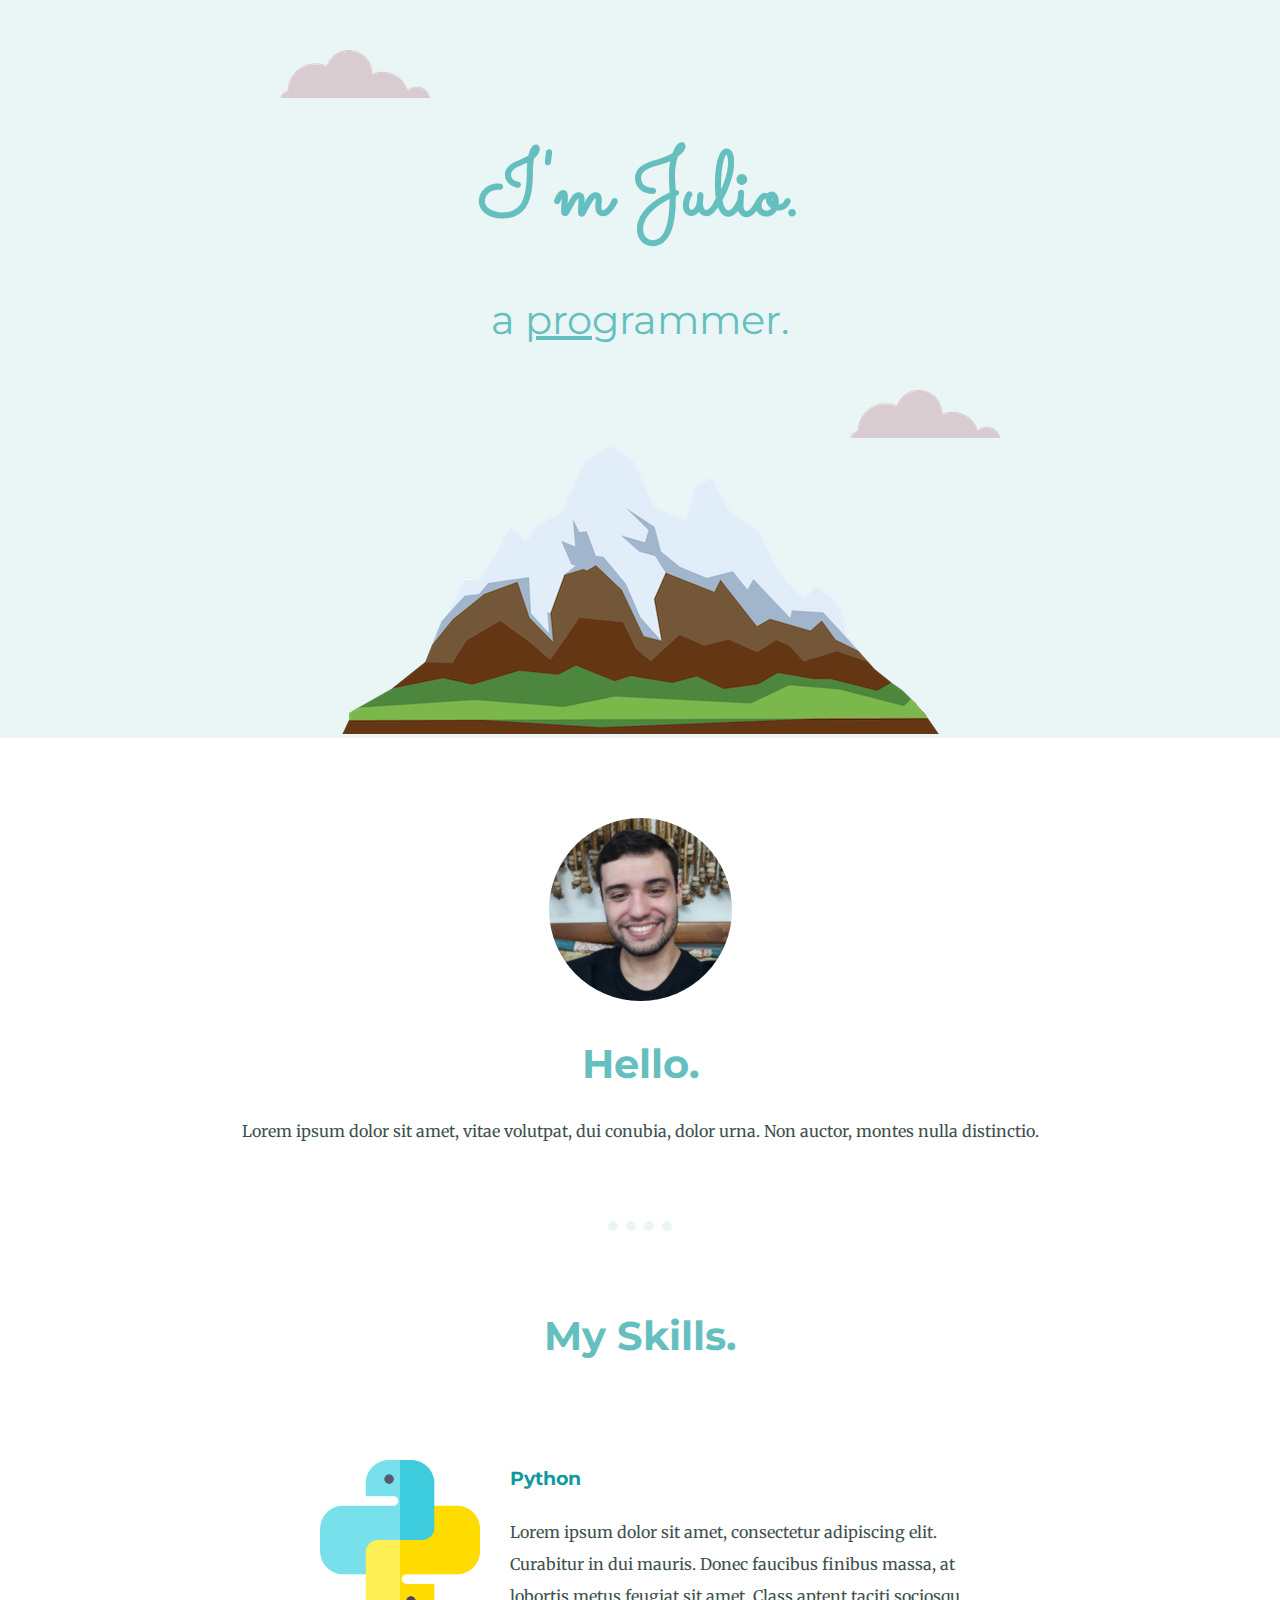
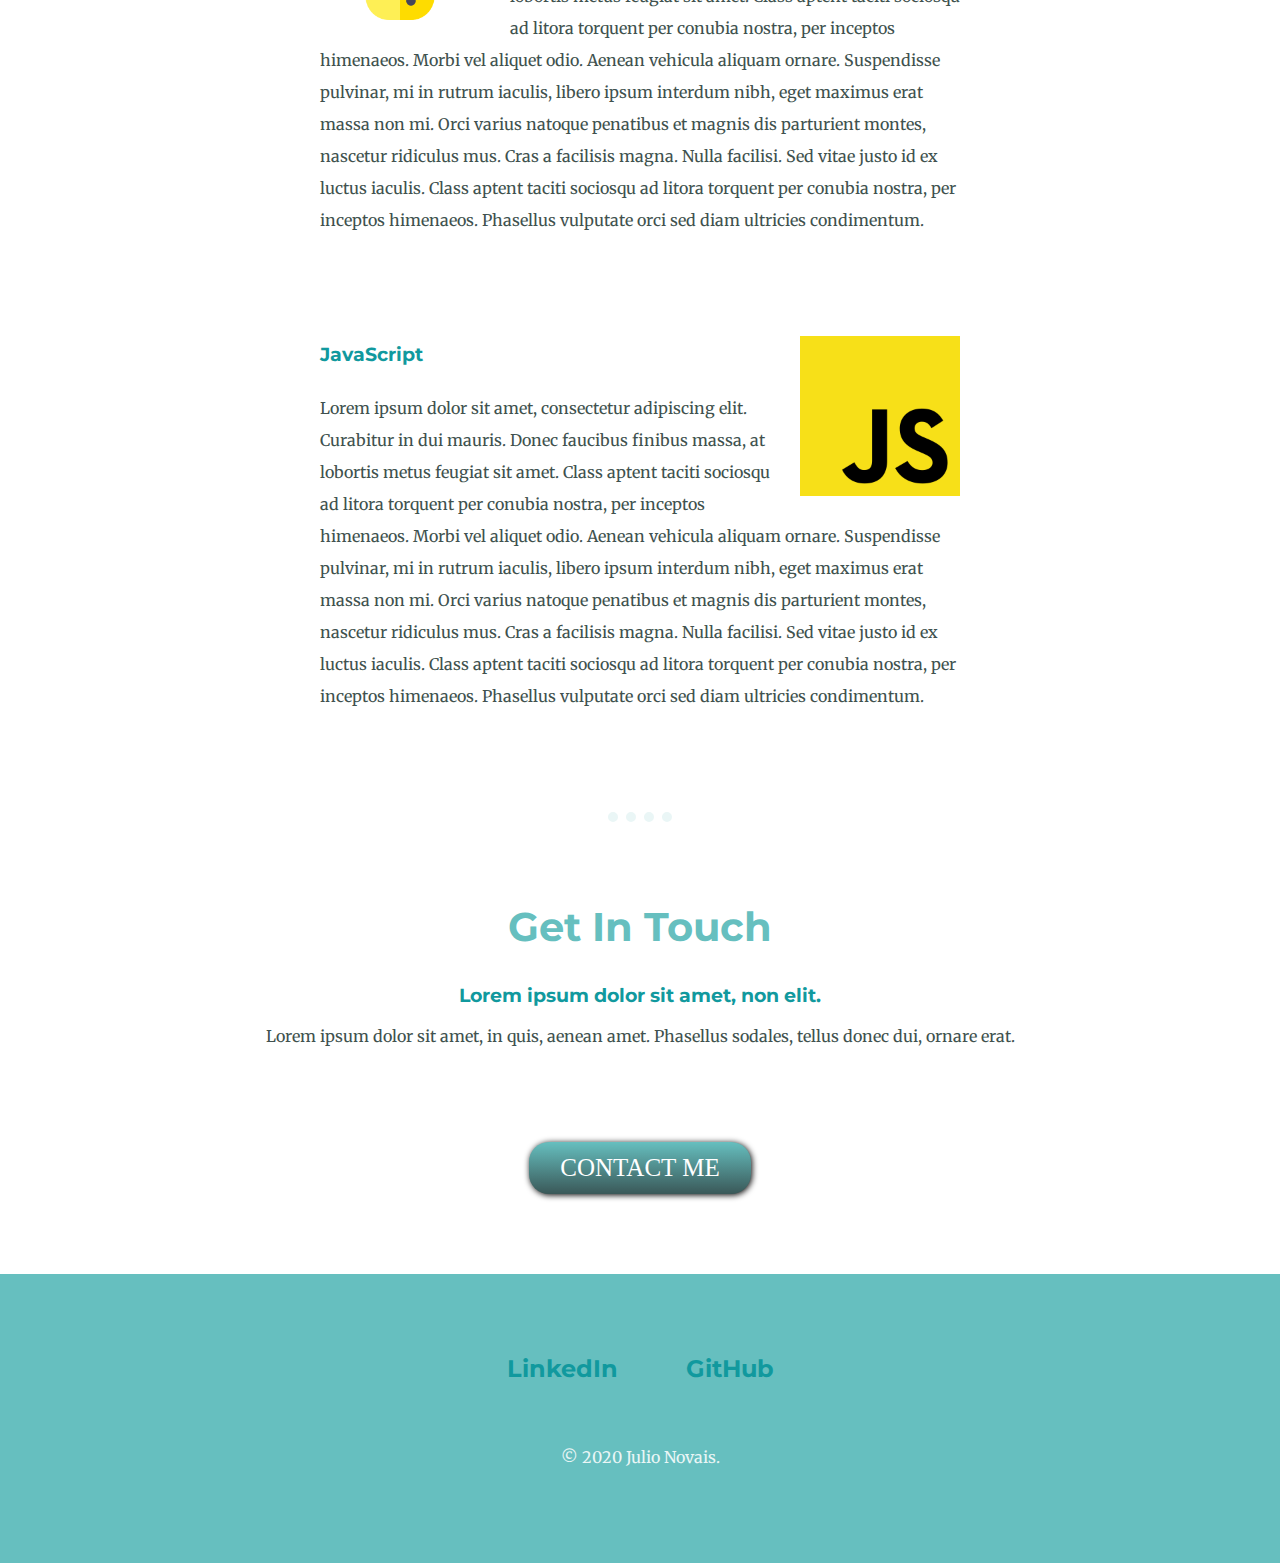
<file: html_my_site/index.html>
<!DOCTYPE html>
<html lang="en">

<head>
    <meta charset="UTF-8">
    <meta name="viewport" content="width=device-width, initial-scale=1.0">
    <title>Julio Novais - My Site</title>
    <link rel="stylesheet" href="css/styles.css">
    <link rel="shortcut icon" href="favicon.ico" type="image/x-icon">
    <link href="https://fonts.googleapis.com/css2?family=Merriweather&family=Montserrat&family=Sacramento&display=swap"
        rel="stylesheet">
</head>

<body>
    <div class="top-container">
        <img class="top-cloud" src="images/cloud.png" alt="vectorized cloud image">
        <h1>I'm Julio.</h1>
        <h2 class="subtitle">a <span class="pro">pro</span>grammer.</h2>
        <img class="bottom-cloud" src="images/cloud.png" alt="vectorized cloud image">
        <img src="images/mountain.png" alt="vectorized mountain image">
    </div>
    <div class="middle-container">
        <div class="profile">
            <img src="images/julionf-pf-pic.png" alt="Picture of Julio Novais">
            <h2>Hello.</h2>
            <p>Lorem ipsum dolor sit amet, vitae volutpat, dui conubia, dolor urna. Non auctor, montes nulla distinctio.
            </p>
        </div>
        <hr>
        <div class="skills">
            <h2>My Skills.</h2>
            <div class="skill-row">
                <img class="python" src="images/python.png" alt="Image of Python logo">
                <h3 class="skill-title">Python</h3>
                <p>Lorem ipsum dolor sit amet, consectetur adipiscing elit. Curabitur in dui mauris.
                    Donec faucibus finibus massa, at lobortis metus feugiat sit amet. Class aptent taciti sociosqu ad
                    litora torquent per conubia nostra, per inceptos himenaeos. Morbi vel aliquet odio. Aenean vehicula
                    aliquam ornare. Suspendisse pulvinar, mi in rutrum iaculis, libero ipsum interdum nibh, eget maximus
                    erat massa non mi. Orci varius natoque penatibus et magnis dis parturient montes, nascetur ridiculus
                    mus. Cras a facilisis magna. Nulla facilisi. Sed vitae justo id ex luctus iaculis. Class aptent
                    taciti sociosqu ad litora torquent per conubia nostra, per inceptos himenaeos. Phasellus vulputate
                    orci sed diam ultricies condimentum.
                </p>
            </div>
            <div class="skill-row">
                <img class="javascript" src="images/js.png" alt="Image of JavaScript logo">
                <h3 class="skill-title">JavaScript</h3>
                <p>Lorem ipsum dolor sit amet, consectetur adipiscing elit. Curabitur in dui mauris.
                    Donec faucibus finibus massa, at lobortis metus feugiat sit amet. Class aptent taciti sociosqu ad
                    litora torquent per conubia nostra, per inceptos himenaeos. Morbi vel aliquet odio. Aenean vehicula
                    aliquam ornare. Suspendisse pulvinar, mi in rutrum iaculis, libero ipsum interdum nibh, eget maximus
                    erat massa non mi. Orci varius natoque penatibus et magnis dis parturient montes, nascetur ridiculus
                    mus. Cras a facilisis magna. Nulla facilisi. Sed vitae justo id ex luctus iaculis. Class aptent
                    taciti sociosqu ad litora torquent per conubia nostra, per inceptos himenaeos. Phasellus vulputate
                    orci sed diam ultricies condimentum.
                </p>
            </div>
        </div>
        <hr>
        <div class="contact-me">
            <h2>Get In Touch</h2>
            <h3>Lorem ipsum dolor sit amet, non elit.</h3>
            <p>Lorem ipsum dolor sit amet, in quis, aenean amet. Phasellus sodales, tellus donec dui, ornare erat.</p>
            <a class="btn" href="julio.novais@outlook.com">CONTACT ME</a>
        </div>
    </div>


    <div class="bottom-container">
        <a class="footer-link" href="https://www.linkedin.com/in/julio-novais/">LinkedIn</a>
        <a class="footer-link" href="https://github.com/julio-nf">GitHub</a>
        <p class="footer-desc">© 2020 Julio Novais.</p>
    </div>
</body>

</html>
</file>
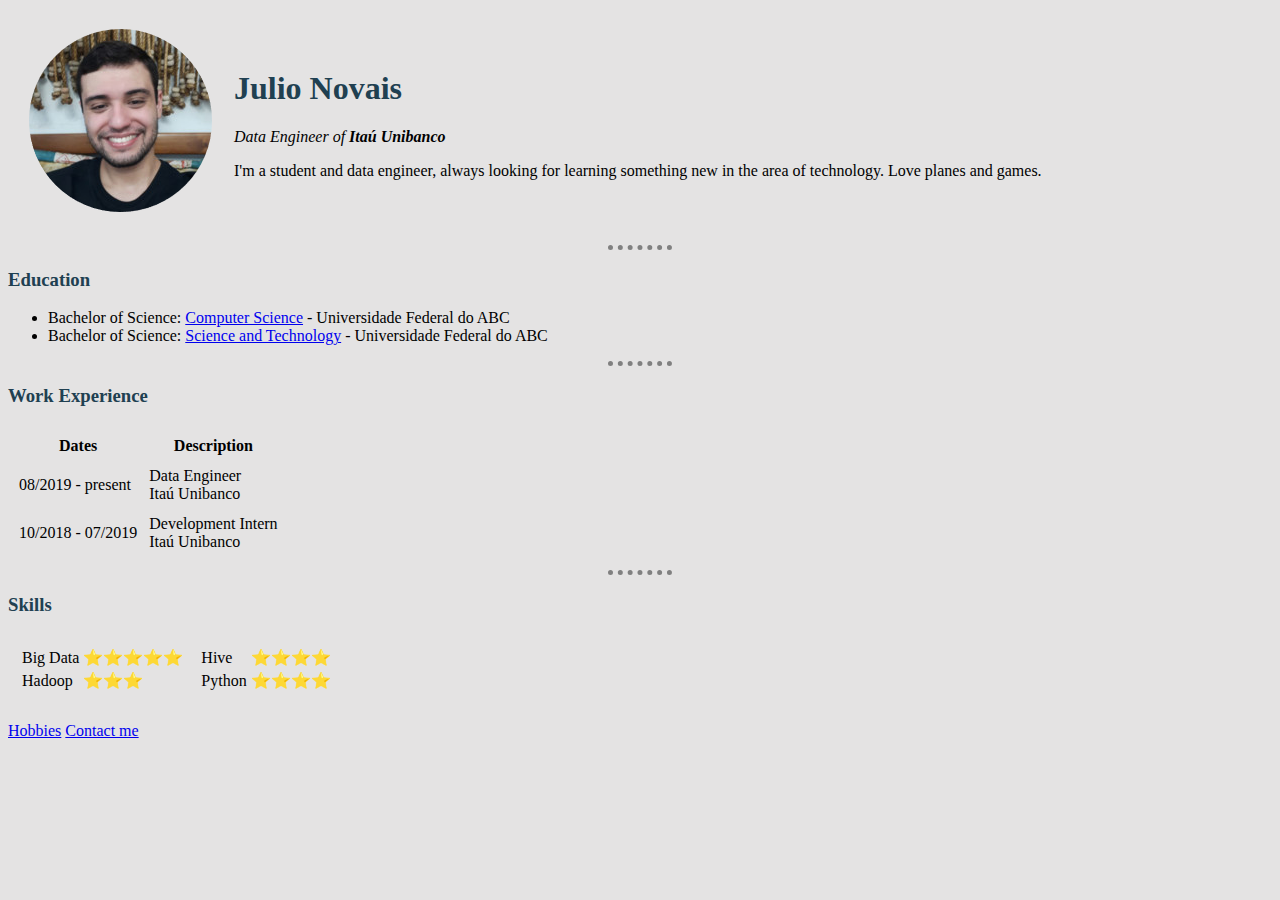
<file: html_personal_site/index.html>
<!DOCTYPE html>
<html lang="en">
<head>
    <meta charset="UTF-8">
    <meta name="viewport" content="width=device-width, initial-scale=1.0">
    <title>Julio's Personal Site</title>
    <link rel="stylesheet" href="css/style.css">
</head>

<body>    
    <table cellspacing="20">
        <tbody>
            <tr>
                <td><img src="images/julionf-pf-pic.png" alt="julio's profile picture"></td>
                <td>
                    <h1>Julio Novais</h1>
                    <p><em>Data Engineer of <strong>Itaú Unibanco</strong></em></p>
                    <p>I'm a student and data engineer, always looking for learning something new in the area of
                        technology. Love planes and games.</p>
                </td>
            </tr>
        </tbody>
    </table>
    <hr>
    <h3>Education</h3>
    <ul>
        <li>Bachelor of Science: <a href="http://prograd.ufabc.edu.br/cursos/bcc">Computer Science</a> - Universidade Federal do ABC</li>
        <li>Bachelor of Science: <a href="http://prograd.ufabc.edu.br/bct">Science and Technology</a> - Universidade Federal do ABC</li>
    </ul>
    <hr>
    <h3>Work Experience</h3>
    <table cellspacing="10">
        <thead>
            <tr>
                <th>Dates</th>
                <th>Description</th>
            </tr>
        </thead>
        <tbody>
            <tr>
                <td>08/2019 - present</td>
                <td>Data Engineer<br>Itaú Unibanco</td>
            </tr>            
            <tr>
                <td>10/2018 - 07/2019</td>
                <td>Development Intern<br>Itaú Unibanco</td>
            </tr>
        </tbody>
    </table>
    <hr>
    <h3>Skills</h3>
    <table cellspacing="10">
        <tr>
            <td>
                <table>
                    <tr>
                        <td>Big Data</td>
                        <td>⭐⭐⭐⭐⭐</td>
                    </tr>
                    <tr>
                        <td>Hadoop</td>
                        <td>⭐⭐⭐</td>
                    </tr>
                </table>
            </td>
            <td>
                <table>
                    <tr>
                        <td>Hive</td>
                        <td>⭐⭐⭐⭐</td>
                    </tr>
                    <tr>
                        <td>Python</td>
                        <td>⭐⭐⭐⭐</td>
                    </tr>
                </table>
            </td>
        </tr>
    </table>
    <br>
    <a href="hobbies.html">Hobbies</a>
    <a href="contact.html">Contact me</a>
</body>

</html>
</file>
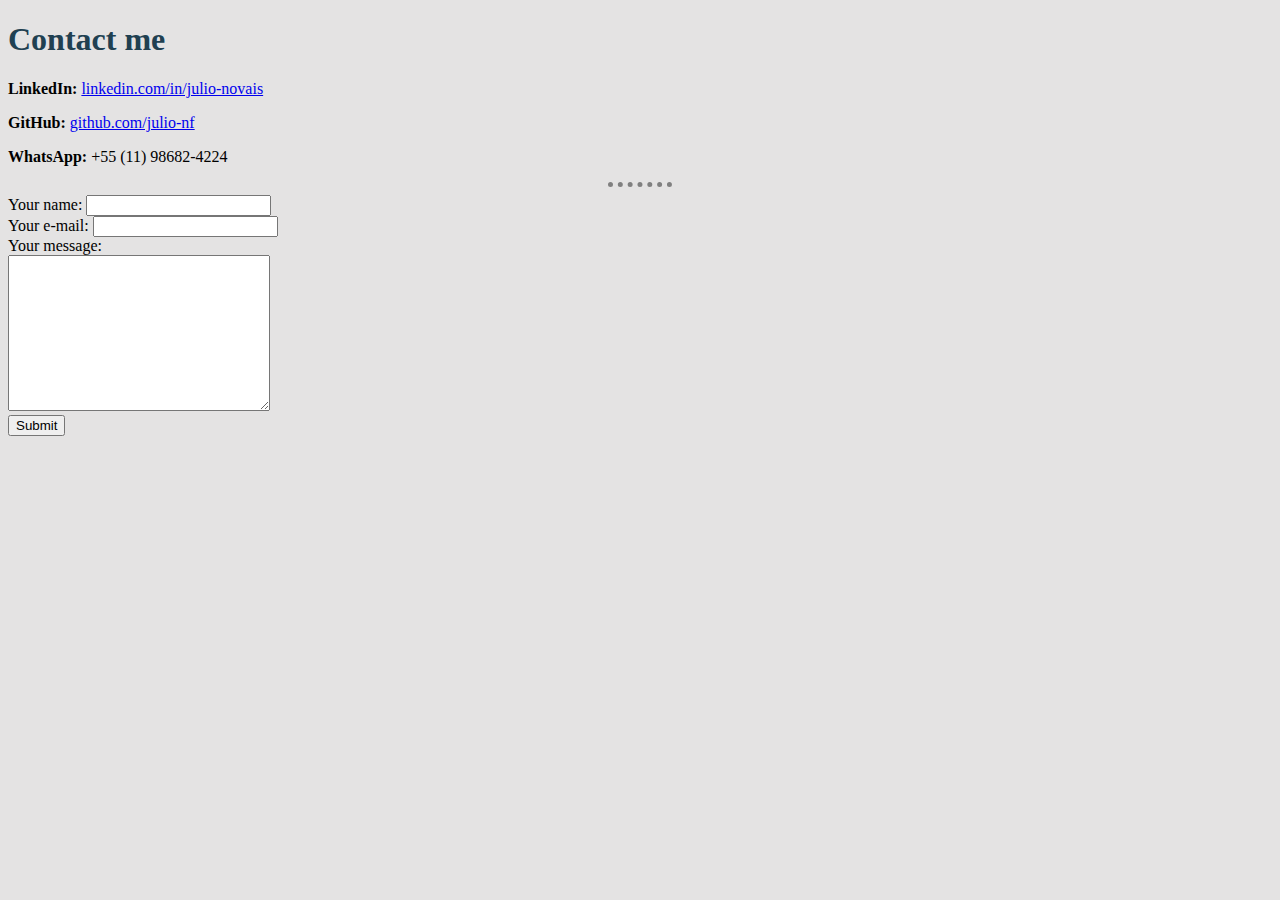
<file: html_personal_site/contact.html>
<!DOCTYPE html>
<html lang="en">
<head>
    <meta charset="UTF-8">
    <meta name="viewport" content="width=device-width, initial-scale=1.0">
    <title>Julio's Personal Site - Contact Me</title>
    <link rel="stylesheet" href="css/style.css">
</head>
<body>
    <h1>Contact me</h1>
    <p><strong>LinkedIn: </strong><a href="https://www.linkedin.com/in/julio-novais/">linkedin.com/in/julio-novais</a></p>
    <p><strong>GitHub: </strong><a href="https://github.com/julio-nf">github.com/julio-nf</a></p>
    <p><strong>WhatsApp: </strong>+55 (11) 98682-4224</p>
    <hr>
    <form action="mailto:julio.novais@outlook.com" method="POST" enctype="text/plain">
        <label for="name">Your name: </label>
        <input type="text" name="name" id=""><br>
        <label for="email">Your e-mail: </label>
        <input type="email" name="email" id=""><br>
        <label for="message">Your message:</label><br>
        <textarea name="message" id="" cols="30" rows="10"></textarea><br>
        <input type="submit" value="Submit">
    </form>
</body>
</html>
</file>
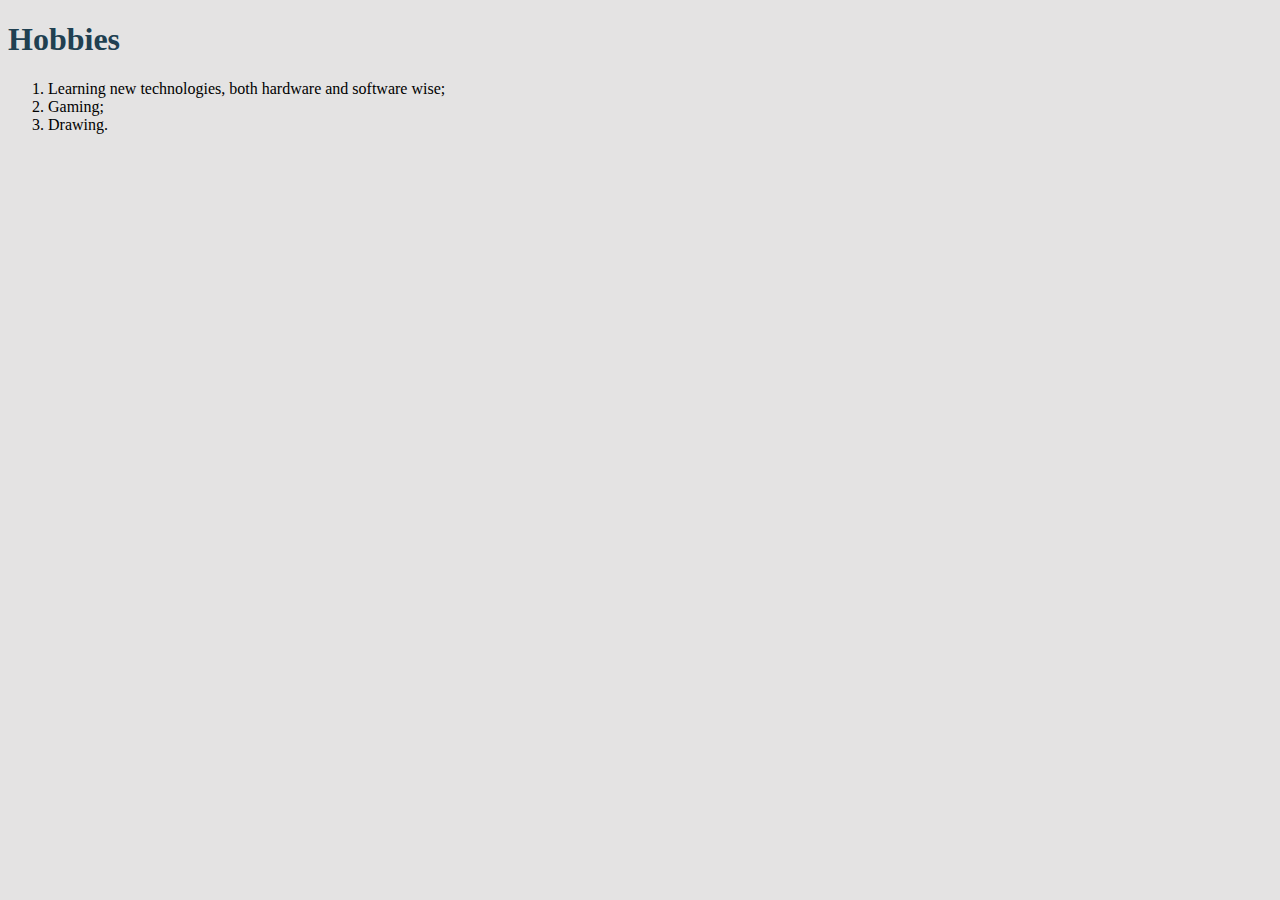
<file: html_personal_site/hobbies.html>
<!DOCTYPE html>
<html lang="en">
<head>
    <meta charset="UTF-8">
    <meta name="viewport" content="width=device-width, initial-scale=1.0">
    <title>Julio's Personal Site - Hobbies</title>
    <link rel="stylesheet" href="css/style.css">
</head>

<body>
    <h1>Hobbies</h1>
<ol>
    <li>Learning new technologies, both hardware and software wise;</li>
    <li>Gaming;</li>
    <li>Drawing.</li>
</ol>
</body>
</html>
</file>
<file: html_my_site/css/styles.css>
body {
    margin: 0;
    font-family: 'Merriweather', serif;
    text-align: center;
}

div {
    margin: 0;
}

h1 {
    margin: 50px auto 0 auto;
    font-family: 'Sacramento', cursive;
    font-size: 5.625rem;
    color: #66BFBF;
}

.subtitle {
    font-weight: normal;
}

.pro {
    text-decoration: underline;
}

h2 {
    font-family: 'Montserrat', sans-serif;
    font-size: 2.5rem;
    color: #66BFBF;
}

h3 {
    font-family: 'Montserrat', sans-serif;
    color: #11999E;
}

a {
    color: #11999E;
}

.top-container {
    padding-top: 5rem;
    position: relative;
    background-color: #EAF6F6;
}

.top-cloud {
    position: absolute;
    right: 850px;
    top: 50px;
}

.bottom-cloud {
    position: absolute;
    left: 850px;
    bottom: 300px;
}

.profile {
    margin-top: 5rem;
}

hr {
    margin: 5rem auto 5rem auto;
    border-color: #EAF6F6;
    border-style: none;
    border-top-style: dotted;
    border-top-width: 10px;
    width: 5%;
}

p {
    color: #40514E;
}

.skill-row {
    width: 50%;
    margin: 100px auto 100px auto;
    text-align: left;
    line-height: 2;
}

.skill-title {
    color: #11999E;
}

.python {
    width: 25%;
    float: left;
    margin-right: 30px;
}

.javascript {
    width: 25%;
    float: right;
    margin-left: 30px;
}

.teste {
    clear: right;
}

.btn {
    background: #66BFBF;
    background-image: -webkit-linear-gradient(top, #66BFBF, #3A5858);
    background-image: -moz-linear-gradient(top, #66BFBF, #3A5858);
    background-image: -ms-linear-gradient(top, #66BFBF, #3A5858);
    background-image: -o-linear-gradient(top, #66BFBF, #3A5858);
    background-image: linear-gradient(to bottom, #66BFBF, #3A5858);
    -webkit-border-radius: 20px;
    -moz-border-radius: 20px;
    border-radius: 20px;
    height: 20px;
    line-height: 20px;
    color: #FFFFFF;
    font-family: Open Sans;
    width: 190px;
    font-size: 25px;
    padding: 16px;
    box-shadow: 1px 1px 6px 0px #000000;
    -webkit-box-shadow: 1px 1px 6px 0px #000000;
    -moz-box-shadow: 1px 1px 6px 0px #000000;
    text-decoration: none;
    display: inline-block;
    cursor: pointer;
    text-align: center;
    margin: 5rem auto 5rem auto;
}

.btn:hover {
    border: solid #337FED 1px;
    background: #1E62D0;
    background-image: -webkit-linear-gradient(top, #1E62D0, #3D94F6);
    background-image: -moz-linear-gradient(top, #1E62D0, #3D94F6);
    background-image: -ms-linear-gradient(top, #1E62D0, #3D94F6);
    background-image: -o-linear-gradient(top, #1E62D0, #3D94F6);
    background-image: linear-gradient(to bottom, #1E62D0, #3D94F6);
    -webkit-border-radius: 20px;
    -moz-border-radius: 20px;
    border-radius: 20px;
    text-decoration: none;
}

.bottom-container {
    background-color: #66BFBF;
    padding: 5rem;
}

.footer-link {
    color: #11999E;
    font-family: 'Montserrat', sans-serif;
    text-decoration: none;
    font-weight: bold;
    margin: auto 2rem auto 2rem;
    font-size: 1.5rem;
}

.footer-desc {
    margin-top: 4rem;
    color: #EAF6F6;
}
</file>
<file: html_personal_site/css/style.css>
body {
    background-color: #e4e3e3;
}

hr {
    border-color: grey;
    border-style: none;
    border-top-style: dotted;
    border-top-width: 5px;
    width: 5%;
}

h1, h3 {
    color: #204051;
}
</file>
